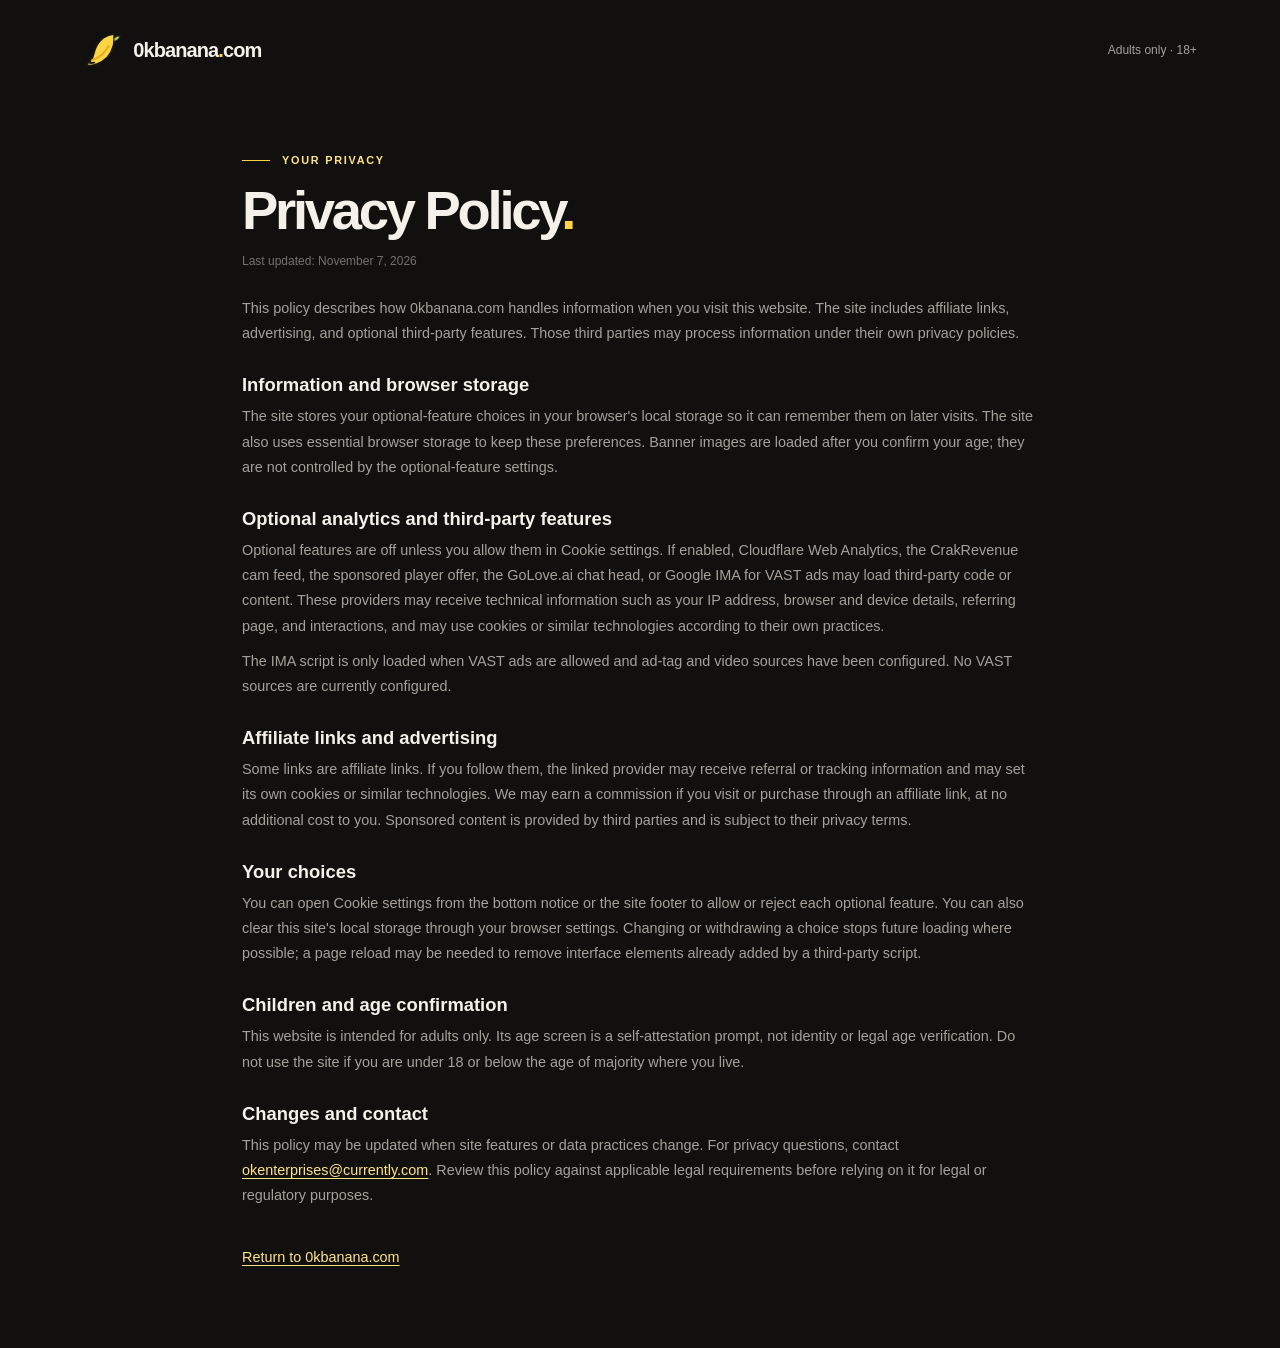
<file: privacy.html>
<!doctype html>
<html lang="en">
  <head>
    <meta charset="utf-8">
    <meta name="viewport" content="width=device-width, initial-scale=1">
    <meta name="referrer" content="origin">
    <meta name="theme-color" content="#11100f">
    <meta name="description" content="Privacy information for 0kbanana.com.">
    <title>Privacy Policy — 0kbanana.com</title>
    <link rel="stylesheet" href="styles.css">
  </head>
  <body>
    <header class="site-header">
      <a class="wordmark" href="index.html" aria-label="0kbanana.com home">
        <img class="brand-icon" src="banana-mark.svg" alt="" aria-hidden="true">
        <span>0kbanana<span class="brand-dot">.</span>com</span>
      </a>
      <span class="header-note">Adults only · 18+</span>
    </header>

    <main class="policy-page">
      <p class="eyebrow"><span class="eyebrow-line"></span> Your privacy</p>
      <h1>Privacy Policy<span class="accent">.</span></h1>
      <p class="policy-updated">Last updated: November 7, 2026</p>
      <p>This policy describes how 0kbanana.com handles information when you visit this website. The site includes affiliate links, advertising, and optional third-party features. Those third parties may process information under their own privacy policies.</p>

      <section>
        <h2>Information and browser storage</h2>
        <p>The site stores your optional-feature choices in your browser's local storage so it can remember them on later visits. The site also uses essential browser storage to keep these preferences. Banner images are loaded after you confirm your age; they are not controlled by the optional-feature settings.</p>
      </section>

      <section>
        <h2>Optional analytics and third-party features</h2>
        <p>Optional features are off unless you allow them in Cookie settings. If enabled, Cloudflare Web Analytics, the CrakRevenue cam feed, the sponsored player offer, the GoLove.ai chat head, or Google IMA for VAST ads may load third-party code or content. These providers may receive technical information such as your IP address, browser and device details, referring page, and interactions, and may use cookies or similar technologies according to their own practices.</p>
        <p>The IMA script is only loaded when VAST ads are allowed and ad-tag and video sources have been configured. No VAST sources are currently configured.</p>
      </section>

      <section>
        <h2>Affiliate links and advertising</h2>
        <p>Some links are affiliate links. If you follow them, the linked provider may receive referral or tracking information and may set its own cookies or similar technologies. We may earn a commission if you visit or purchase through an affiliate link, at no additional cost to you. Sponsored content is provided by third parties and is subject to their privacy terms.</p>
      </section>

      <section>
        <h2>Your choices</h2>
        <p>You can open Cookie settings from the bottom notice or the site footer to allow or reject each optional feature. You can also clear this site's local storage through your browser settings. Changing or withdrawing a choice stops future loading where possible; a page reload may be needed to remove interface elements already added by a third-party script.</p>
      </section>

      <section>
        <h2>Children and age confirmation</h2>
        <p>This website is intended for adults only. Its age screen is a self-attestation prompt, not identity or legal age verification. Do not use the site if you are under 18 or below the age of majority where you live.</p>
      </section>

      <section>
        <h2>Changes and contact</h2>
        <p>This policy may be updated when site features or data practices change. For privacy questions, contact <a href="mailto:okenterprises@currently.com">okenterprises@currently.com</a>. Review this policy against applicable legal requirements before relying on it for legal or regulatory purposes.</p>
      </section>

      <p class="policy-back"><a href="index.html">Return to 0kbanana.com</a></p>
    </main>
  </body>
</html>
</file>
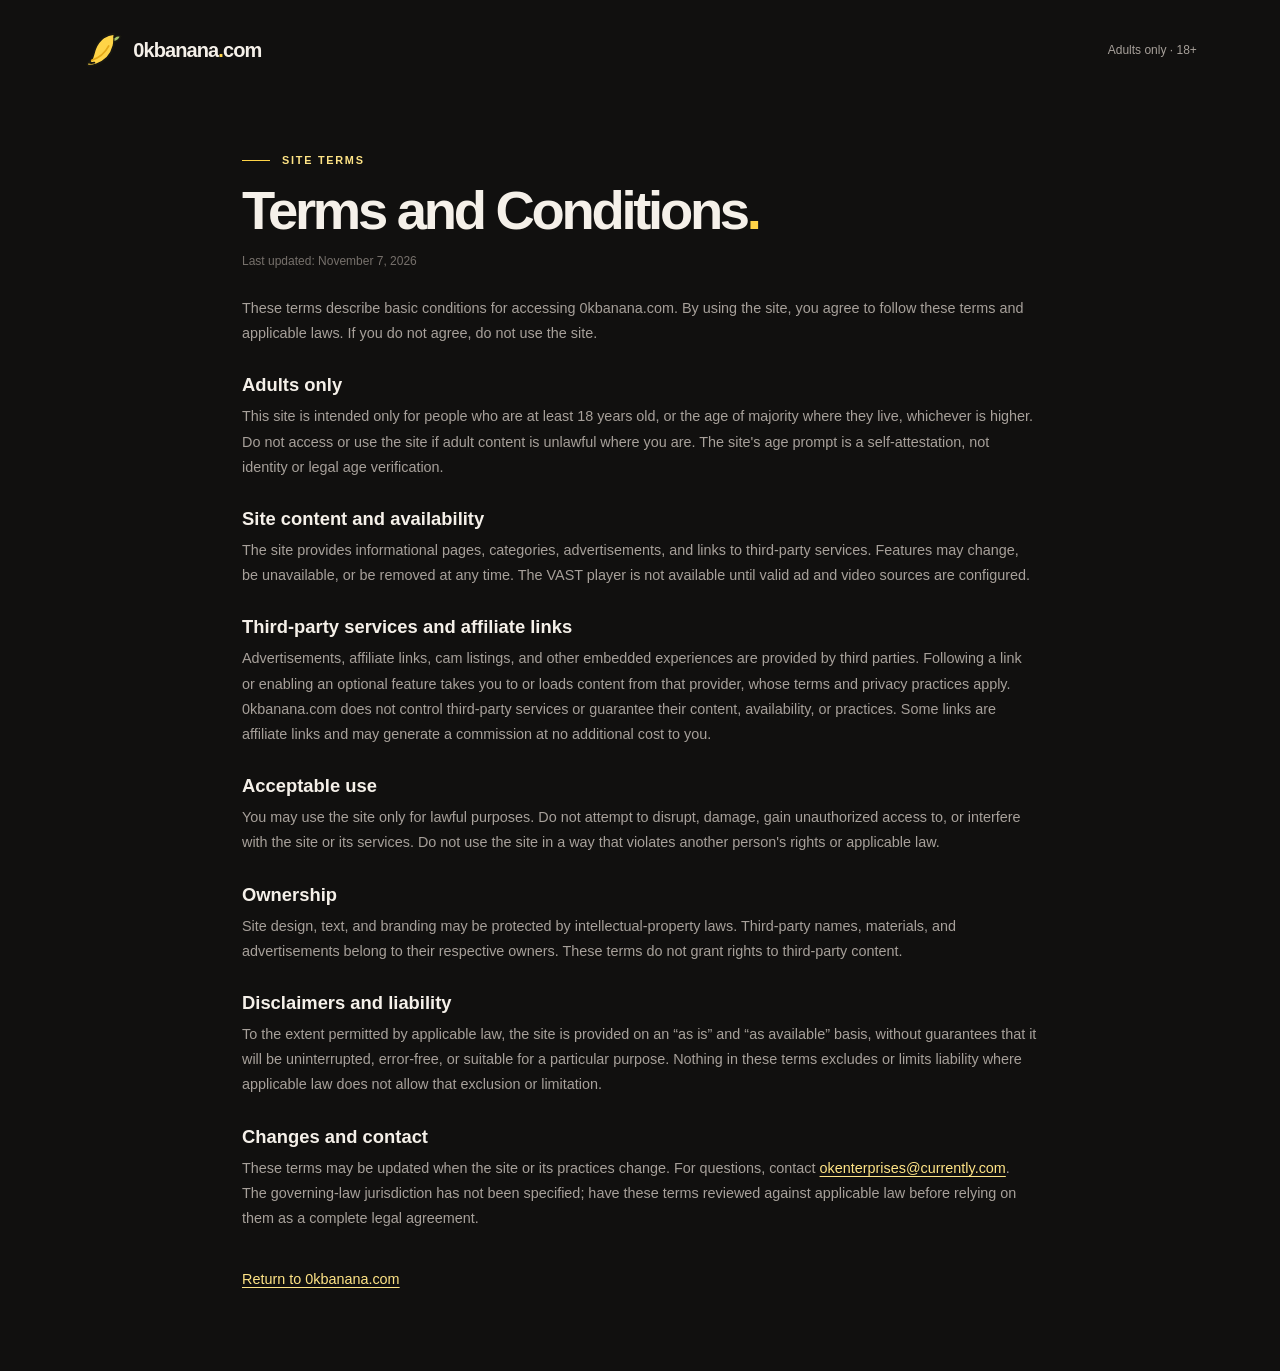
<file: terms.html>
<!doctype html>
<html lang="en">
  <head>
    <meta charset="utf-8">
    <meta name="viewport" content="width=device-width, initial-scale=1">
    <meta name="referrer" content="origin">
    <meta name="theme-color" content="#11100f">
    <meta name="description" content="Terms and Conditions for 0kbanana.com.">
    <title>Terms and Conditions — 0kbanana.com</title>
    <link rel="stylesheet" href="styles.css">
  </head>
  <body>
    <header class="site-header">
      <a class="wordmark" href="index.html" aria-label="0kbanana.com home">
        <img class="brand-icon" src="banana-mark.svg" alt="" aria-hidden="true">
        <span>0kbanana<span class="brand-dot">.</span>com</span>
      </a>
      <span class="header-note">Adults only · 18+</span>
    </header>

    <main class="policy-page">
      <p class="eyebrow"><span class="eyebrow-line"></span> Site terms</p>
      <h1>Terms and Conditions<span class="accent">.</span></h1>
      <p class="policy-updated">Last updated: November 7, 2026</p>
      <p>These terms describe basic conditions for accessing 0kbanana.com. By using the site, you agree to follow these terms and applicable laws. If you do not agree, do not use the site.</p>

      <section>
        <h2>Adults only</h2>
        <p>This site is intended only for people who are at least 18 years old, or the age of majority where they live, whichever is higher. Do not access or use the site if adult content is unlawful where you are. The site's age prompt is a self-attestation, not identity or legal age verification.</p>
      </section>

      <section>
        <h2>Site content and availability</h2>
        <p>The site provides informational pages, categories, advertisements, and links to third-party services. Features may change, be unavailable, or be removed at any time. The VAST player is not available until valid ad and video sources are configured.</p>
      </section>

      <section>
        <h2>Third-party services and affiliate links</h2>
        <p>Advertisements, affiliate links, cam listings, and other embedded experiences are provided by third parties. Following a link or enabling an optional feature takes you to or loads content from that provider, whose terms and privacy practices apply. 0kbanana.com does not control third-party services or guarantee their content, availability, or practices. Some links are affiliate links and may generate a commission at no additional cost to you.</p>
      </section>

      <section>
        <h2>Acceptable use</h2>
        <p>You may use the site only for lawful purposes. Do not attempt to disrupt, damage, gain unauthorized access to, or interfere with the site or its services. Do not use the site in a way that violates another person's rights or applicable law.</p>
      </section>

      <section>
        <h2>Ownership</h2>
        <p>Site design, text, and branding may be protected by intellectual-property laws. Third-party names, materials, and advertisements belong to their respective owners. These terms do not grant rights to third-party content.</p>
      </section>

      <section>
        <h2>Disclaimers and liability</h2>
        <p>To the extent permitted by applicable law, the site is provided on an “as is” and “as available” basis, without guarantees that it will be uninterrupted, error-free, or suitable for a particular purpose. Nothing in these terms excludes or limits liability where applicable law does not allow that exclusion or limitation.</p>
      </section>

      <section>
        <h2>Changes and contact</h2>
        <p>These terms may be updated when the site or its practices change. For questions, contact <a href="mailto:okenterprises@currently.com">okenterprises@currently.com</a>. The governing-law jurisdiction has not been specified; have these terms reviewed against applicable law before relying on them as a complete legal agreement.</p>
      </section>

      <p class="policy-back"><a href="index.html">Return to 0kbanana.com</a></p>
    </main>
  </body>
</html>
</file>
<file: styles.css>
:root {
  color-scheme: dark;
  --bg: #11100f;
  --surface: #1b1918;
  --text: #f5f0e9;
  --muted: #a7a09a;
  --accent: #ffd447;
  --accent-light: #ffe486;
  --line: rgba(245, 240, 233, 0.14);
  font-family: "Segoe UI", Arial, sans-serif;
  font-synthesis: none;
  text-rendering: optimizeLegibility;
}

* { box-sizing: border-box; }

html { scroll-behavior: smooth; }

body {
  margin: 0;
  background: var(--bg);
  color: var(--text);
}

body:has(.age-gate.is-hidden) { overflow: auto; }
body:has(.age-gate:not(.is-hidden)) { overflow: hidden; }

a { color: inherit; text-decoration: none; }
button { font: inherit; }

.age-gate {
  position: fixed;
  z-index: 10;
  inset: 0;
  display: grid;
  place-items: center;
  padding: 24px;
  background:
    radial-gradient(ellipse at 50% 0%, rgba(255, 212, 71, 0.12), transparent 55%),
    rgba(17, 16, 15, 0.98);
  transition: opacity 240ms ease, visibility 240ms ease;
}

.age-gate.is-hidden {
  visibility: hidden;
  opacity: 0;
  pointer-events: none;
}

.gate-card {
  width: min(100%, 520px);
  padding: clamp(28px, 7vw, 56px);
  border: 1px solid var(--line);
  background: #171514;
  box-shadow: 0 24px 100px rgba(0, 0, 0, 0.45);
}

.gate-card h1, .hero h1 {
  margin: 14px 0 18px;
  font: 600 clamp(2.5rem, 7vw, 4.25rem)/0.98 "Trebuchet MS", "Segoe UI", sans-serif;
  letter-spacing: -0.07em;
}

.gate-copy { color: var(--muted); line-height: 1.7; }
.gate-actions { display: grid; gap: 12px; margin-top: 26px; }
.gate-footnote { margin: 20px 0 0; color: #77716c; font-size: 0.75rem; line-height: 1.6; }
.gate-wordmark { margin-bottom: 36px; }

.site-header {
  position: absolute;
  z-index: 2;
  top: 0;
  left: 0;
  display: flex;
  width: 100%;
  align-items: center;
  justify-content: space-between;
  padding: 30px 6.5vw;
}

.wordmark {
  display: inline-flex;
  align-items: center;
  gap: 10px;
  font: 700 1rem "Trebuchet MS", "Segoe UI", sans-serif;
  letter-spacing: -0.045em;
}

.brand-icon { display: block; width: 34px; height: 34px; flex: 0 0 auto; }
.site-header .wordmark { font-size: 1.25rem; }
.site-header .brand-icon { width: 40px; height: 40px; }
.brand-dot, .accent { color: var(--accent); }
.header-note { color: var(--muted); font-size: 0.75rem; }
.policy-page { width: min(860px, 100%); min-height: 100vh; margin: 0 auto; padding: 140px 32px 64px; color: var(--muted); font-size: 0.9rem; line-height: 1.75; }
.policy-page .eyebrow { color: var(--accent-light); }
.policy-page h1 { margin: 12px 0; color: var(--text); font: 600 clamp(2.2rem, 6vw, 3.4rem)/1.05 "Trebuchet MS", "Segoe UI", sans-serif; letter-spacing: -0.06em; }
.policy-updated { margin: 0 0 24px; color: #77716c; font-size: 0.75rem; }
.policy-page section { margin-top: 28px; }
.policy-page section h2 { margin: 0 0 8px; color: var(--text); font: 600 1.15rem "Trebuchet MS", "Segoe UI", sans-serif; }
.policy-page section p { margin: 0 0 10px; }
.policy-page a { color: var(--accent-light); text-decoration: underline; text-underline-offset: 3px; }
.policy-back { margin-top: 36px; }

.hero {
  position: relative;
  display: flex;
  min-height: min(420px, 75svh);
  align-items: center;
  overflow: hidden;
  padding: 112px max(6.5vw, calc((100vw - 1280px) / 2)) 52px;
  border-bottom: 1px solid var(--line);
}

.hero-glow {
  position: absolute;
  top: 0;
  right: 0;
  width: 68vw;
  height: 100%;
  background: radial-gradient(ellipse at 62% 48%, rgba(255, 212, 71, 0.14), transparent 62%);
  pointer-events: none;
}

.hero-content { position: relative; z-index: 1; width: 100%; }
.eyebrow {
  display: flex;
  align-items: center;
  gap: 12px;
  color: var(--accent-light);
  font-size: 0.68rem;
  font-weight: 700;
  letter-spacing: 0.16em;
  text-transform: uppercase;
}

.eyebrow-line { display: inline-block; width: 28px; height: 1px; background: var(--accent); }
.hero h1 {
  margin: 18px 0;
  font-size: clamp(1.6rem, 3.6vw, 3rem);
}
.hero-sponsored-ads { display: flex; flex-wrap: wrap; align-items: end; gap: 16px 24px; margin: 10px 0 16px; }
.hero-sponsored-ad { display: grid; justify-items: start; gap: 5px; width: fit-content; max-width: 100%; margin: 0; }
.hero-ad-label { color: var(--muted); font-size: 0.6rem; font-weight: 700; letter-spacing: 0.12em; text-transform: uppercase; }
.hero-sponsored-ad a { display: block; max-width: 100%; }
.hero -sponsored-ad .placeholder-ad-image { width: min(300px, 100%); }
.hero-sponsored-ad-wide { width: min(728px, 100%); }
.hero-sponsored-ad-wide .placeholder-ad-image { width: 100%; }
.hero-copy { max-width: 550px; margin: 18px 0; color: var(--muted); font-size: 0.88rem; line-height: 1.65; }
.fine-print { margin-top: 14px; color: #a7a09a; font-size: 0.75rem; }

.button {
  display: inline-flex;
  min-height: 54px;
  align-items: center;
  justify-content: center;
  gap: 16px;
  padding: 0 22px;
  border: 1px solid transparent;
  cursor: pointer;
  font-size: 0.82rem;
  font-weight: 700;
  transition: transform 160ms ease, background 160ms ease, border-color 160ms ease;
}

.button:hover { transform: translateY(-2px); }
.button:focus-visible, a:focus-visible { outline: 2px solid var(--accent-light); outline-offset: 4px; }
.button-primary { background: var(--accent); color: #1b100d; }
.button-primary:hover { background: #ff8663; }
.button-quiet { border-color: var(--line); background: transparent; color: var(--muted); }
.button-quiet:hover { border-color: rgba(245, 240, 233, 0.4); color: var(--text); }
.button:disabled, .button.is-unavailable { cursor: not-allowed; opacity: 0.52; transform: none; }
.button-arrow { font-size: 1.1rem; }

.content-layout {
  display: grid;
  grid-template-columns: minmax(0, 1fr) 300px;
  align-items: start;
  gap: 28px;
  width: min(1280px, 100%);
  margin: 0 auto;
  padding: 0 32px 36px;
}
.content-main { min-width: 0; }
.player-section {
  width: 100%;
  margin: 0;
  padding: 48px 32px 56px;
}
.player-heading {
  display: flex;
  align-items: end;
  justify-content: space-between;
  gap: 24px;
  margin-bottom: 18px;
}
.player-heading .eyebrow { margin-top: 0; }
.player-heading h2 {
  margin: 14px 0 0;
  font: 600 clamp(2rem, 5vw, 3.2rem)/1.05 "Trebuchet MS", "Segoe UI", sans-serif;
  letter-spacing: -0.06em;
}
.player-heading > p { margin: 0 0 4px; color: var(--muted); font-size: 0.88rem; line-height: 1.6; }
.player-frame {
  display: flex;
  flex-direction: column;
  position: relative;
  width: 100%;
  overflow: hidden;
  aspect-ratio: 16 / 9;
  border: 1px solid var(--line);
  background: #080808;
}
.player-ad-banner {
  display: grid;
  grid-template-columns: minmax(0, 1fr) auto minmax(0, 1fr);
  min-height: 116px;
  align-items: center;
  padding: 8px 18px;
  border-bottom: 1px solid rgba(255, 255, 255, 0.16);
  background: #0c0c0c;
}
.player-ad-label {
  color: #bdb8b1;
  font-size: 0.62rem;
  font-weight: 700;
  letter-spacing: 0.12em;
  text-transform: uppercase;
}
.player-ad-banner a { grid-column: 2; display: block; max-width: 100%; }
.player-placeholder {
  position: relative;
  flex: 1;
  display: grid;
  place-items: center;
  min-height: 0;
  overflow: hidden;
  isolation: isolate;
  background:
    radial-gradient(ellipse at 50% 120%, rgba(255, 212, 71, 0.18), transparent 58%),
    linear-gradient(135deg, #201e17, #11100f 70%);
  text-align: center;
}
.player-stage {
  position: relative;
  flex: 1;
  min-height: 0;
  overflow: hidden;
}
.player-content-video {
  position: absolute;
  z-index: 1;
  inset: 0;
  width: 100%;
  height: 100%;
  background: #000;
  object-fit: contain;
}
.player-content-video[hidden], .player-ad-container[hidden] { display: none; }
.player-ad-container { position: absolute; z-index: 2; inset: 0; }
.player-start { margin: 18px auto 0; }
.placeholder-content .player-status { min-height: 1.4em; margin-top: 12px; font-size: 0.72rem; }
.player-sponsored-overlay {
  position: absolute;
  z-index: 3;
  inset: 0;
  display: grid;
  place-items: center;
  padding: 3%;
  background: rgba(0, 0, 0, 0.58);
}
.player-sponsored-overlay[hidden] { display: none; }
.player-sponsored-card {
  display: flex;
  width: 85%;
  height: 85%;
  flex-direction: column;
  overflow: hidden;
  border: 1px solid rgba(255, 255, 255, 0.3);
  border-radius: 3px;
  background: #111;
  box-shadow: 0 12px 40px rgba(0, 0, 0, 0.55);
}
.player-sponsored-toolbar {
  display: flex;
  min-height: 38px;
  align-items: center;
  justify-content: space-between;
  gap: 12px;
  padding: 5px 10px;
  color: #f5f0e9;
  font-size: 0.7rem;
  font-weight: 700;
}
.player-sponsored-toolbar > div { display: flex; align-items: center; gap: 12px; }
.player-sponsored-link { color: var(--accent-light); font-size: 0.72rem; }
.player-sponsored-link:hover { text-decoration: underline; }
.player-sponsored-close {
  display: grid;
  width: 30px;
  height: 30px;
  place-items: center;
  padding: 0;
  border: 1px solid rgba(255, 255, 255, 0.35);
  background: transparent;
  color: #fff;
  cursor: pointer;
  font-size: 1.25rem;
  line-height: 1;
}
.player-sponsored-close:focus-visible, .player-sponsored-link:focus-visible { outline: 2px solid var(--accent-light); outline-offset: 3px; }
.player-sponsored-card iframe { width: 100%; height: 100%; flex: 1; border: 0; background: #080808; }
.placeholder-art { position: absolute; z-index: -1; inset: 0; overflow: hidden; filter: blur(38px); opacity: 0.52; }
.placeholder-orb { position: absolute; display: block; border-radius: 50%; }
.orb-one { top: -25%; left: 8%; width: 44%; aspect-ratio: 1; background: rgba(255, 212, 71, 0.52); }
.orb-two { right: 2%; bottom: -34%; width: 56%; aspect-ratio: 1; background: rgba(164, 196, 106, 0.42); }
.orb-three { top: 24%; right: 34%; width: 26%; aspect-ratio: 1; background: rgba(255, 228, 134, 0.38); }
.placeholder-content { width: min(520px, 100%); padding: 28px; }
.placeholder-badge {
  display: inline-block;
  padding: 7px 10px;
  border: 1px solid rgba(255, 228, 134, 0.38);
  border-radius: 999px;
  color: var(--accent-light);
  font-size: 0.65rem;
  font-weight: 700;
  letter-spacing: 0.12em;
  text-transform: uppercase;
}
.placeholder-ad-image { display: block; width: min(300px, 100%); height: auto; margin: 0 auto; border: 1px solid rgba(255, 228, 134, 0.38); }
.player-ad-banner a:focus-visible { outline: 2px solid var(--accent-light); outline-offset: 4px; }
.placeholder-content h3 { margin: 0; font: 600 clamp(1.2rem, 3vw, 2rem) "Trebuchet MS", "Segoe UI", sans-serif; letter-spacing: -0.045em; }
.placeholder-content p { max-width: 430px; margin: 10px auto 0; color: #d3ccc2; font-size: 0.82rem; line-height: 1.6; }
.player-note { margin: 12px 0 0; color: var(--muted); font-size: 0.72rem; line-height: 1.6; }
.partner-widget-section { width: 100%; margin: 0; padding: 0 32px 48px; }
.partner-widget-heading { margin-bottom: 16px; }
.partner-widget-heading .eyebrow { margin-top: 0; }
.partner-widget-heading h2 { margin: 10px 0; font: 600 clamp(1.7rem, 4vw, 2.4rem)/1.1 "Trebuchet MS", "Segoe UI", sans-serif; letter-spacing: -0.05em; }
.partner-widget-heading > p:last-child { max-width: 700px; margin: 0; color: var(--muted); font-size: 0.82rem; line-height: 1.6; }
.partner-widget-frame { min-height: 120px; padding: 14px; border: 1px solid var(--line); background: rgba(255, 255, 255, 0.025); }
.partner-widget-frame > p { margin: 0; color: var(--muted); font-size: 0.78rem; line-height: 1.6; }
.partner-widget-frame script { display: none; }
.site-sidebar { display: grid; gap: 20px; padding-top: 28px; }
.sidebar-ad, .category-sidebar {
  min-width: 0;
  padding: 16px;
  border: 1px solid var(--line);
  background: var(--surface);
}
.sidebar-section-label {
  margin: 0 0 10px;
  color: var(--muted);
  font-size: 0.62rem;
  font-weight: 700;
  letter-spacing: 0.12em;
  text-transform: uppercase;
}
.sidebar-ad a, .sidebar-ad img { display: block; width: 100%; }
.sidebar-ad img { height: auto; }
.sidebar-golove-button { width: 100%; }
.category-sidebar > h2 {
  margin: 0 0 18px;
  font: 600 1.4rem/1.1 "Trebuchet MS", "Segoe UI", sans-serif;
  letter-spacing: -0.04em;
}
.category-group + .category-group { margin-top: 20px; }
.category-group h3 {
  margin: 0 0 10px;
  color: var(--accent-light);
  font-size: 0.68rem;
  letter-spacing: 0.12em;
  text-transform: uppercase;
}
.category-list {
  display: flex;
  flex-wrap: wrap;
  gap: 7px;
  margin: 0;
  padding: 0;
  list-style: none;
}
.category-list li {
  padding: 5px 8px;
  border: 1px solid var(--line);
  color: #d3ccc2;
  font-size: 0.68rem;
  line-height: 1.35;
}

.site-footer {
  display: grid;
  gap: 14px;
  padding: 20px 6.5vw 16px;
  border-top: 1px solid var(--line);
}
body:has(.consent-banner:not([hidden])) .site-footer {
  padding-bottom: calc(100px + env(safe-area-inset-bottom));
}

.affiliate-disclosure { max-width: 640px; margin: 0; color: var(--muted); font-size: 0.74rem; line-height: 1.7; }
.footer-sitemap { display: grid; gap: 8px; }
.footer-sitemap h2 { margin: 0; color: var(--text); font: 600 0.82rem "Trebuchet MS", "Segoe UI", sans-serif; }
.footer-sitemap ul { display: flex; flex-wrap: wrap; gap: 8px 18px; margin: 0; padding: 0; list-style: none; color: var(--muted); font-size: 0.72rem; }
.footer-sitemap a:hover { color: var(--accent-light); }
.footer-meta { display: flex; justify-content: space-between; gap: 12px; padding-top: 12px; border-top: 1px solid var(--line); color: #a7a09a; font-size: 0.68rem; }
.footer-meta a:hover, .footer-button:hover, .footer-sitemap a:focus-visible { color: var(--accent-light); }
.footer-button { padding: 0; border: 0; background: none; color: inherit; cursor: pointer; font: inherit; }

.age-denied { position: fixed; inset: 0; z-index: 11; display: grid; place-items: center; padding: 24px; background: var(--bg); color: var(--muted); text-align: center; }
.age-denied[hidden] { display: none; }

.consent-banner {
  position: fixed;
  z-index: 8;
  right: max(12px, env(safe-area-inset-right));
  bottom: max(12px, env(safe-area-inset-bottom));
  display: block;
  width: min(320px, calc(100vw - 24px));
  padding: 12px 16px;
  border: 1px solid rgba(255, 212, 71, 0.38);
  border-radius: 12px;
  background: rgba(17, 16, 15, 0.68);
  box-shadow: 0 8px 32px rgba(0, 0, 0, 0.3);
  -webkit-backdrop-filter: blur(14px);
  backdrop-filter: blur(14px);
}

.consent-banner[hidden] { display: none; }
.consent-summary p { max-width: none; margin: 0; color: var(--text); font-size: 0.76rem; line-height: 1.5; text-align: left; }
.consent-settings-link { padding: 0; border: 0; background: none; color: var(--accent-light); cursor: pointer; font: inherit; text-decoration: underline; }
.consent-preferences { display: grid; grid-template-columns: 1fr; align-items: center; gap: 10px; max-height: min(70dvh, 560px); overflow-y: auto; margin-top: 12px; padding: 12px; border-radius: 8px; background: rgba(27, 25, 24, 0.94); }
.consent-preferences[hidden] { display: none; }
.consent-banner h2 { margin: 0 0 6px; font: 600 1.05rem "Trebuchet MS", "Segoe UI", sans-serif; letter-spacing: -0.04em; }
.consent-banner p { max-width: 700px; margin: 0; color: var(--muted); font-size: 0.78rem; line-height: 1.6; }
.consent-preferences > p:not(.consent-status) { max-width: none; }
.consent-status { margin-top: 8px !important; color: var(--accent-light) !important; }
.consent-actions { display: grid; grid-template-columns: repeat(2, minmax(0, 1fr)); gap: 8px; }
.consent-actions .button { min-height: 44px; gap: 0; padding: 0 10px; font-size: 0.72rem; }

@media (min-width: 801px) {
  .content-layout {
    display: grid;
    grid-template-columns: minmax(0, 1fr) 334px;
    gap: 32px;
    align-items: start;
    padding-top: 0;

  }
  .hero { min-height: min(340px, 65svh); padding-top: 72px; padding-bottom: 36px; }
  .hero h1 { margin: 8px 0 14px; }
  .hero-copy { max-width: 600px; margin: 10px 0; font-size: 0.82rem; line-height: 1.5; }
  .content-layout { padding-top: 0; }
  .player-section { padding: 28px 0 24px; }
  .partner-widget-section { padding: 0 0 32px; }
  .site-sidebar { padding-top: 28px; }
  .player-heading { margin-bottom: 12px; }
  .player-heading h2 { margin-top: 8px; font-size: clamp(1.7rem, 2.6vw, 2.2rem); }
  .site-footer { gap: 8px; padding-top: 12px; padding-bottom: 10px; }
  .footer-meta { padding-top: 6px; }
}

@media (max-width: 800px) {
  .hero { min-height: 0; padding: 112px 8vw 48px; }
  .content-layout { grid-template-columns: 1fr; gap: 0; padding: 0; }
  .player-section { padding: 36px 8vw 44px; }
  .partner-widget-section { padding: 0 8vw 40px; }
  .site-sidebar { grid-template-columns: minmax(0, 1fr); padding: 0 8vw 40px; }
  .category-sidebar { max-height: 70vh; overflow-y: auto; }
}

@media (max-width: 520px) {
  .site-header { padding: 22px 6vw; }
  .policy-page { padding: 112px 7vw 44px; font-size: 0.84rem; }
  .wordmark { gap: 8px; font-size: 0.88rem; }
  .site-header .wordmark { font-size: 1.08rem; }
  .brand-icon { width: 31px; height: 31px; }
  .site-header .brand-icon { width: 36px; height: 36px; }
  .header-note { font-size: 0.68rem; }
  .hero { padding: 96px 7vw 40px; }
  .hero h1 { margin: 14px 0; }
  .hero-copy { margin: 14px 0; font-size: 0.82rem; line-height: 1.55; }
  .player-section { padding: 28px 7vw 34px; }
  .partner-widget-section { padding: 0 7vw 32px; }
  .site-sidebar { padding: 0 7vw 32px; }
  .player-heading { display: block; margin-bottom: 12px; }
  .player-heading > p { margin-top: 8px; font-size: 0.82rem; }
  .player-frame { min-height: 340px; aspect-ratio: auto; }
  .player-ad-banner { grid-template-columns: 1fr; gap: 5px; min-height: 0; padding: 7px 10px 9px; }
  .player-ad-banner a { grid-column: 1; justify-self: center; }
  .placeholder-content { padding: 18px 14px; }
  .placeholder-content p { margin-top: 6px; font-size: 0.75rem; }
  .site-footer { gap: 10px; padding: 16px 7vw 12px; }
  .footer-meta { flex-wrap: wrap; padding-top: 10px; }
  .consent-banner { padding: 10px 12px; }
}

@media (prefers-reduced-motion: reduce) {
  *, *::before, *::after { scroll-behavior: auto !important; transition-duration: 0.01ms !important; }
}

/* Hide top banner ads */
.hero-sponsored-ads,
.hero-sponsored-ad {
  display: none !important;
}

/* Hide age gate for preview */
.age-gate {
  display: none !important;
}
</file>
